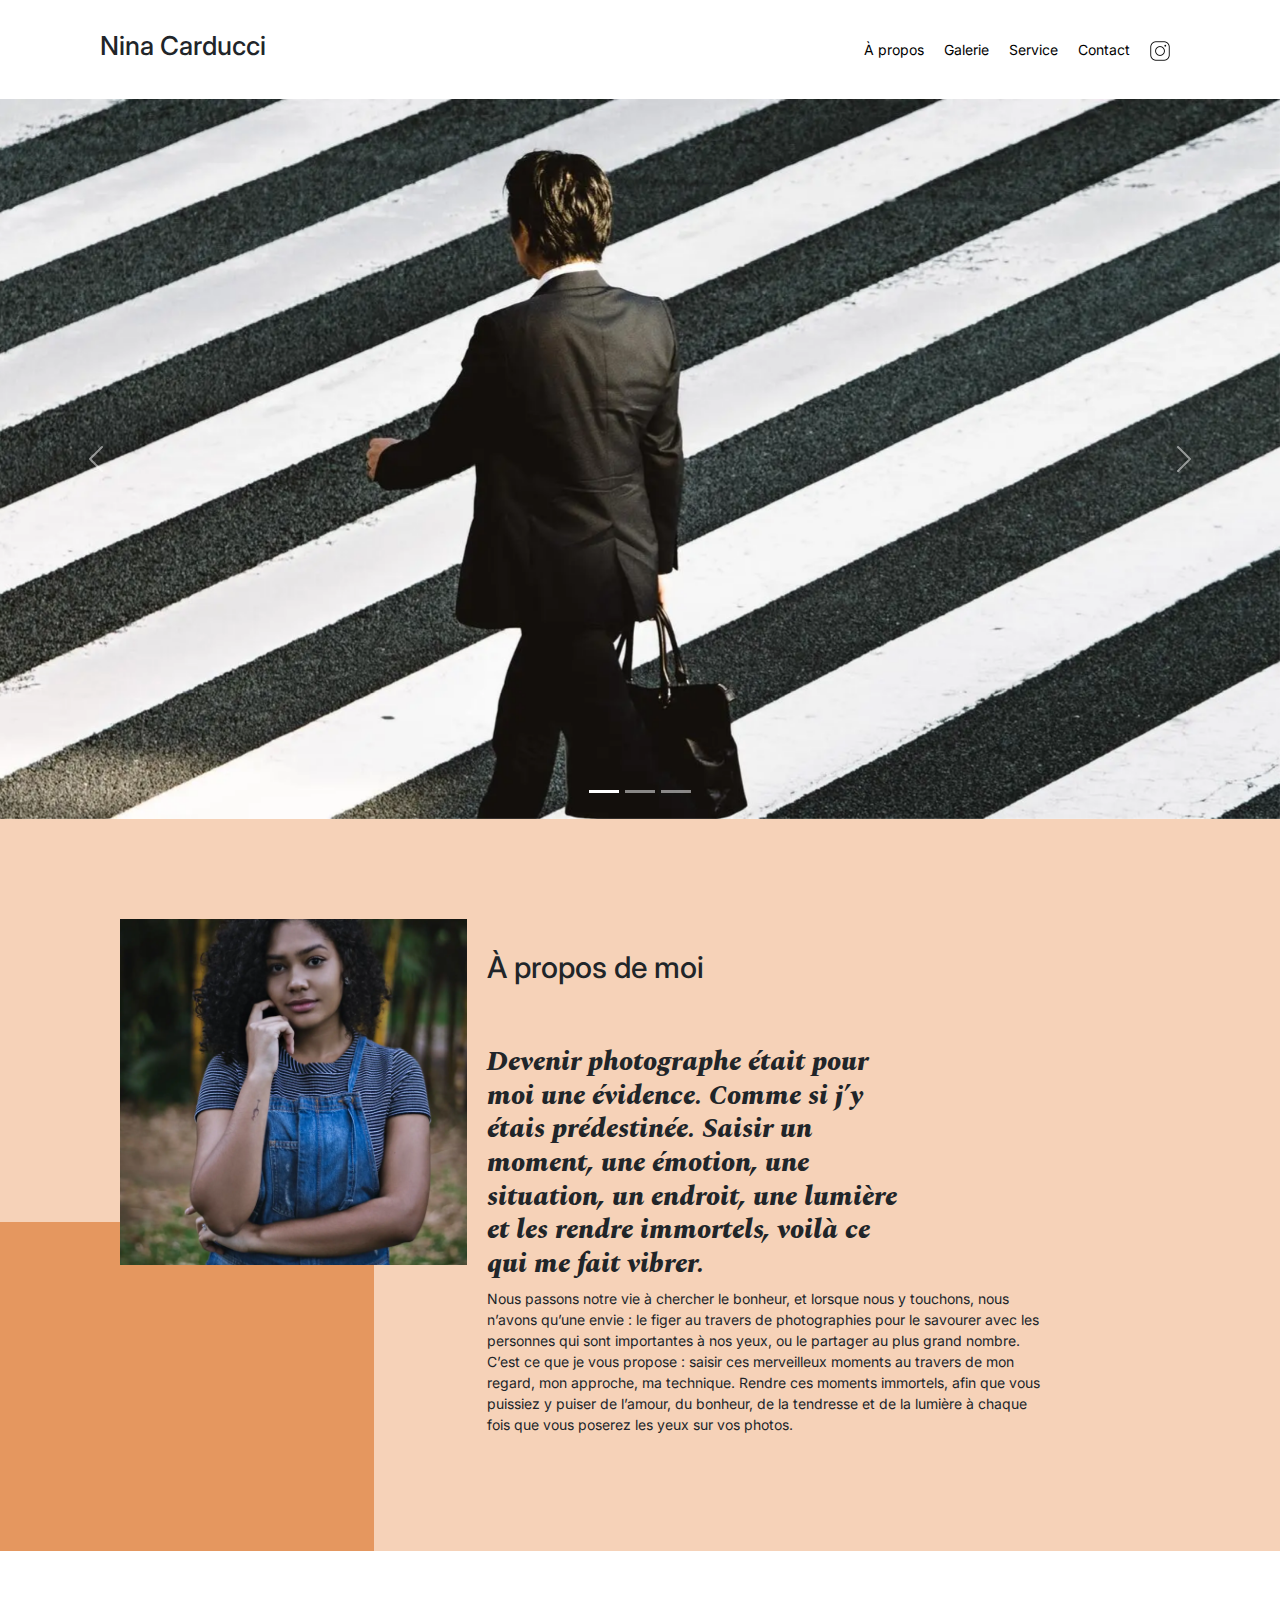
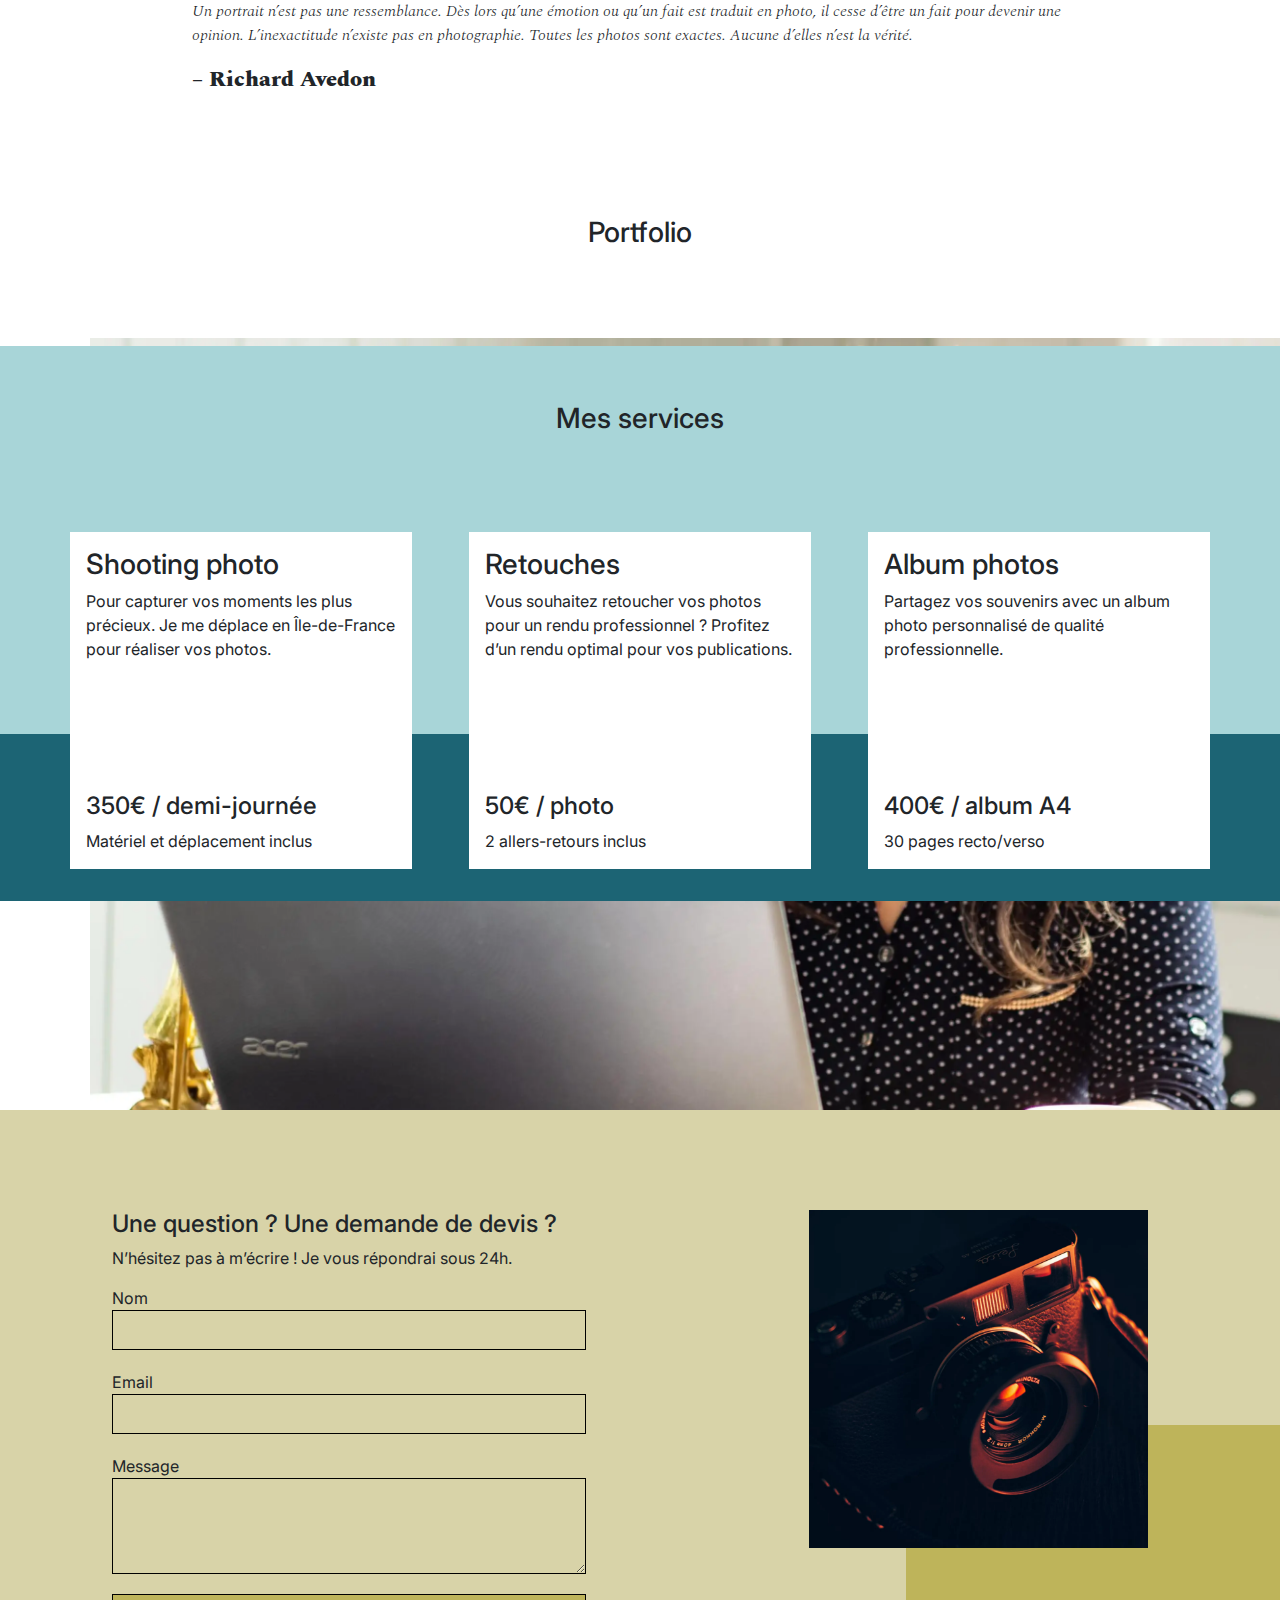
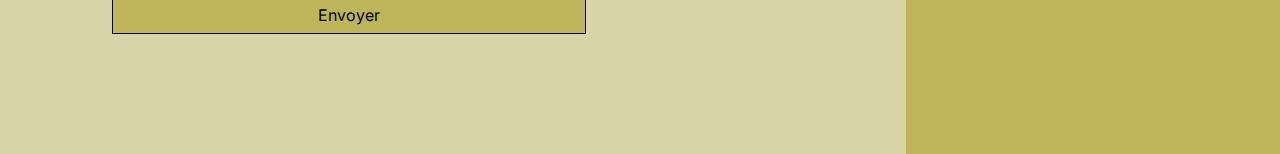
<file: index.html>
<!DOCTYPE html>
<html lang="fr">
<head>
  <meta charset="UTF-8" />
  <meta name="viewport" content="width=device-width, initial-scale=1.0" />
  <meta name="description" content="Photographe professionnelle en Île‑de‑France, spécialisée en portrait, mariage et événementiel." />
  <title>Nina Carducci - Photographe</title>

  <link rel="stylesheet" href="./assets/bootstrap/bootstrap.css" media="print" onload="this.media='all'"/>
  <link rel="stylesheet" href="./assets/style.min.css" />
  <link rel="preconnect" href="https://fonts.googleapis.com" />
  <link rel="preconnect" href="https://fonts.gstatic.com" crossorigin />
  <link href="https://fonts.googleapis.com/css2?family=Inter&family=Spectral:ital,wght@0,300;0,400;1,300;1,800&display=swap" rel="stylesheet" />
  <meta property="og:title" content="Nina Carducci - Photographe en Île-de-France" />
  <meta property="og:description" content="Photographe professionnelle en portrait, mariage et événementiel en Île-de-France." />
  <meta property="og:image" content="URL_VERS_UNE_IMAGE_PARTAGEABLE.jpg" />
  <meta property="og:type" content="website" />
  <meta name="robots" content="index, follow" />
  <link rel="preload" as="image" href="./assets/images/slider/ryoji-iwata-wUZjnOv7t0g-unsplash.webp">
  <link rel="preload" as="image" href="./assets/optimised-images/nicholas-green-nPz8akkUmDI-unspl.webp">
  <link rel="preload" as="image" href="./assets/optimised-images/edward-cisneros-3_h6-1NPDGw-unsp (1).webp">
</head>

<body>
  <header class="top-header">
    <h1 class="name">Nina Carducci</h1>
    <nav class="nav">
      <ul>
        <li><a href="#about">À propos</a></li>
        <li><a href="#gallery">Galerie</a></li>
        <li><a href="#services">Service</a></li>
        <li><a href="#contact">Contact</a></li>
        <li>
          <a class="social-link" href="https://www.instagram.com/ninacarducci.photo/?hl=fr" target="_blank" aria-label="Profil Instagram de Nina Carducci">
            <img src="assets/images/instagram.png" alt="Logo Instagram" />
          </a>
        </li>
      </ul>
    </nav>
  </header>

  <div class="carousel-container">
    <div id="carouselExampleIndicators" class="carousel slide" data-bs-ride="carousel">
      <div class="carousel-indicators">
        <button type="button" data-bs-target="#carouselExampleIndicators" data-bs-slide-to="0" class="active" aria-current="true" aria-label="Slide 1"></button>
        <button type="button" data-bs-target="#carouselExampleIndicators" data-bs-slide-to="1" aria-label="Slide 2"></button>
        <button type="button" data-bs-target="#carouselExampleIndicators" data-bs-slide-to="2" aria-label="Slide 3"></button>
      </div>
      <div class="carousel-inner">
        <div class="carousel-item active">
			<img src="./assets/images/slider/ryoji-iwata-wUZjnOv7t0g-unsplash.webp"
			class="d-block w-100"
			alt="Homme en costume"
			width="1920"
			height="1080" />
        </div>
        <div class="carousel-item">
			<img src="./assets/optimised-images/nicholas-green-nPz8akkUmDI-unspl.webp"
			class="d-block w-100"
			alt="Fan à un concert"
			width="1920"
			height="1080" />
	   
        </div>
        <div class="carousel-item">
			<img src="./assets/optimised-images/edward-cisneros-3_h6-1NPDGw-unsp (1).webp"
			class="d-block w-100"
			alt="Deux mariés qui s'embrassent"
			width="1920"
			height="1080" />
        </div>
      </div>
      <button class="carousel-control-prev" type="button" data-bs-target="#carouselExampleIndicators" data-bs-slide="prev">
        <span class="carousel-control-prev-icon" aria-hidden="true"></span>
        <span class="visually-hidden">Précédent</span>
      </button>
      <button class="carousel-control-next" type="button" data-bs-target="#carouselExampleIndicators" data-bs-slide="next">
        <span class="carousel-control-next-icon" aria-hidden="true"></span>
        <span class="visually-hidden">Suivant</span>
      </button>
    </div>
  </div>

  <main>
    <section id="about">
      <div class="picture left">
        <img src="./assets/optimised-images/nina.webp" alt="Photo de Nina Carducci" loading="lazy" />
      </div>
      <div id="about-me">
        <h2 class="about-me__title">À propos de moi</h2>
        <h3 class="about-me__introduction">
          Devenir photographe était pour moi une évidence. Comme si j’y étais prédestinée. Saisir un moment, une émotion, une situation, un endroit, une lumière et les rendre immortels, voilà ce qui me fait vibrer.
        </h3>
        <p>
          Nous passons notre vie à chercher le bonheur, et lorsque nous y touchons, nous n’avons qu’une envie : le figer au travers de photographies pour le savourer avec les personnes qui sont importantes à nos yeux, ou le partager au plus grand nombre.
          C’est ce que je vous propose : saisir ces merveilleux moments au travers de mon regard, mon approche, ma technique. Rendre ces moments immortels, afin que vous puissiez y puiser de l’amour, du bonheur, de la tendresse et de la lumière à chaque fois que vous poserez les yeux sur vos photos.
        </p>
      </div>
    </section>

    <section class="quote">
      <figure>
        <blockquote>
          <p class="quote__text">Un portrait n’est pas une ressemblance. Dès lors qu’une émotion ou qu’un fait est traduit en photo, il cesse d’être un fait pour devenir une opinion. L’inexactitude n’existe pas en photographie. Toutes les photos sont exactes. Aucune d’elles n’est la vérité.</p>
        </blockquote>
        <figcaption class="quote__author">– Richard Avedon</figcaption>
      </figure>
    </section>

    <section id="gallery">
      <h3 class="title">Portfolio</h3>
      <div class="container py-3">
        <div class="gallery">
          <!-- Répétition optimisée -->
          <img data-gallery-tag="Concert" alt="Concert de nuit avec des éclairages rouges" class="gallery-item" src="./assets/optimised-images/aaron-paul-wnX-fXzB6Cw-unsplash.webp" loading="lazy" />
          <img data-gallery-tag="Entreprises" alt="Homme charismatique en costume" class="gallery-item" src="./assets/optimised-images/ali-morshedlou-WMD64tMfc4k-unspl.webp" loading="lazy" />
          <img data-gallery-tag="Entreprises" alt="Femme souriante" class="gallery-item" src="./assets/optimised-images/jason-goodman-tHO1_OuKbg0-unspla.webp" loading="lazy" />
          <img data-gallery-tag="Mariages" alt="Mains tendues" class="gallery-item" src="./assets/optimised-images/hannah-busing-RvF2R_qMpRk-unspla.webp" loading="lazy" />
          <img data-gallery-tag="Portrait" alt="Homme face au soleil" class="gallery-item" src="./assets/optimised-images/ade-tunji-rVkhWWZFAtQ-unsplash.webp" loading="lazy" />
          <img data-gallery-tag="Mariages" alt="Jeune couple en tenue de mariage" class="gallery-item" src="./assets/optimised-images/jakob-owens-SiniLJkXhMc-unsplash.webp" loading="lazy" />
          <img data-gallery-tag="Portrait" alt="Jeune femme regardant la caméra" class="gallery-item" src="./assets/optimised-images/nino-van-prattenburg--443cl1uR_8.webp" loading="lazy" />
          <img data-gallery-tag="Concert" alt="Chanteur avec lumières explosives" class="gallery-item" src="./assets/optimised-images/austin-neill-hgO1wFPXl3I-unsplas.webp" loading="lazy" />
          <img data-gallery-tag="Entreprises" alt="Femme devant un ordinateur" class="gallery-item" src="./assets/optimised-images/mateus-campos-felipe-Fsgzm8N0hIY.webp" loading="lazy" />
        </div>
      </div>
    </section>

    <section id="services">
      <h3 class="title">Mes services</h3>
      <div class="container">
        <div class="service">
          <div class="service__description">
            <h3>Shooting photo</h3>
            <p>Pour capturer vos moments les plus précieux. Je me déplace en Île-de-France pour réaliser vos photos.</p>
          </div>
          <div class="service__price">
            <h4>350€ / demi-journée</h4>
            <span>Matériel et déplacement inclus</span>
          </div>
        </div>
        <div class="service">
          <div class="service__description">
            <h3>Retouches</h3>
            <p>Vous souhaitez retoucher vos photos pour un rendu professionnel ? Profitez d’un rendu optimal pour vos publications.</p>
          </div>
          <div class="service__price">
            <h4>50€ / photo</h4>
            <span>2 allers-retours inclus</span>
          </div>
        </div>
        <div class="service">
          <div class="service__description">
            <h3>Album photos</h3>
            <p>Partagez vos souvenirs avec un album photo personnalisé de qualité professionnelle.</p>
          </div>
          <div class="service__price">
            <h4>400€ / album A4</h4>
            <span>30 pages recto/verso</span>
          </div>
        </div>
      </div>
    </section>

    <section class="quote">
      <figure>
        <blockquote>
          <p class="quote__text">De manière inconsciente, je crois, je guette un regard, une expression, des traits ou une nostalgie capable de résumer ou plus exactement de révéler une vie.</p>
        </blockquote>
        <figcaption class="quote__author">– Richard Avedon</figcaption>
      </figure>
    </section>
  </main>

  <footer>
    <section id="contact">
      <div class="container">
        <div class="form-container">
          <h4>Une question ? Une demande de devis ?</h4>
          <p>N’hésitez pas à m’écrire ! Je vous répondrai sous 24h.</p>
          <form action="#" method="post">
            <label for="nom">Nom</label>
            <input type="text" name="nom" id="nom" required />

            <label for="email">Email</label>
            <input type="email" name="email" id="email" required />

            <label for="message">Message</label>
            <textarea name="message" id="message" cols="30" rows="10" required></textarea>

            <input type="submit" value="Envoyer" />
          </form>
        </div>
        <div class="picture right">
          <img src="./assets/optimised-images/camera.webp" alt="Appareil photo" />
        </div>
      </div>
    </section>
  </footer>

  <script src="./assets/bootstrap/bootstrap.bundle.js" defer></script>
  <script src="./assets/maugallery.js" defer></script>
  <script src="./assets/scripts.js" defer></script>
  <script type="application/ld+json"></script>
  <script type="application/ld+json">
{
  "@context": "https://schema.org",
  "@type": "Article",
  "headline": "Nina Carducci - Photographe professionnelle en Île-de-France",
  "description": "Photographe spécialisée en portrait, mariage et événementiel en Île-de-France. Capturer l'émotion et les moments précieux à travers l'objectif.",
  "image": [
    "https://example.com/assets/images/nina.webp"
  ],
  "datePublished": "2024-05-14",
  "dateModified": "2024-05-14",
  "author": {
    "@type": "Person",
    "name": "Nina Carducci",
    "url": "https://www.ninacarducci.com",
    "image": "https://example.com/assets/images/nina.webp",
    "sameAs": [
      "https://www.instagram.com/ninacarducci.photo/?hl=fr",
      "https://www.facebook.com/ninacarducci"
    ]
  },
  "publisher": {
    "@type": "Organization",
    "name": "Nina Carducci Photography",
    "logo": "https://example.com/assets/images/logo.png"
  },
  "mainEntityOfPage": "https://www.ninacarducci.com"
}
</script>

</script>
</body>
</html>
</file>
<file: assets/style.min.css>
.nav a,.nav-pills .nav-link,.visually-hidden{color:#000}.about-me__introduction,.quote,.quote__text{font-style:italic;font-family:Spectral}.quote,.quote__author,.quote__text{font-family:Spectral}.service,.top-header{background-color:#fff;display:flex}#about,#contact{padding-inline:100px;padding-block:100px}.picture.left::before,.picture.right::before{content:' ';width:374px;height:329px;bottom:0;z-index:-1}#about,#contact .container,.mg-next,.mg-prev,.nav ul,.service,.top-header,form{display:flex}body{max-width:1920px;margin:auto}*{font-family:Inter;font-style:normal}.top-header{position:sticky;top:0;z-index:1000;justify-content:space-between;padding-inline:100px;padding-block:30px;align-items:center}#about,#contact,#services,.carousel-item,.item-column{position:relative}.top-header .name{font-size:26px}.nav ul{list-style-type:none;font-size:14px;margin-bottom:0}.nav li{padding-inline:10px}.nav a{text-decoration:none}.social-link img{width:20px}#about{background-color:#f6d2b8}.carousel-item{min-height:600px;transition:none!important}.carousel-item img{width:100%;height:auto;aspect-ratio:16/9;display:block;object-fit:cover}.picture.left::before{background-color:#e5975f;position:absolute;left:0}.picture{flex:1;margin:0 20px;z-index:0}.picture img{width:100%}#about-me,.form-container{flex:2}.about-me__title{margin-top:1em;margin-bottom:60px;font-size:30px}.about-me__introduction{font-weight:800;width:60%}#about-me p{width:80%;font-size:14px}.carousel-container{aspect-ratio:16/9;width:100%;overflow:hidden}.nav-item{cursor:pointer}.title{text-align:center;padding-block:2em}.gallery .nav{justify-content:center}.nav-pills .nav-link.active,.nav-pills .show>.nav-link{color:#fff;background-color:#beb45a;border-radius:0}.item-column{margin-bottom:0!important;padding:0}.item-column::after{content:"";display:block;padding-bottom:100%}.gallery-item{position:absolute;width:100%;height:100%;object-fit:cover;padding:.5em}.mg-next,.mg-prev{width:30px;height:30px;border-radius:00%;justify-content:center;align-items:center;font-size:24px}form input,form textarea{width:100%;background-color:transparent;border:1px solid;margin-bottom:20px}.quote{width:70%;margin:auto;padding-block:3em}.quote__text{font-weight:300}.quote__author{font-weight:800;font-size:22px}#services{margin:auto;background-color:#a8d5d8}#services .container::before{content:' ';background-color:#1c6474;position:absolute;width:100%;height:30%;bottom:0;left:0;z-index:0}#services .container{justify-content:space-between;display:flex;padding:2em 0}.service{max-width:390px;width:30%;height:337px;padding:1em;flex-direction:column;justify-content:space-between;z-index:1}#contact{margin:auto;background-color:#d8d3a8}.picture.right::before{background-color:#beb45a;position:absolute;right:0}form{flex-direction:column;width:70%;align-items:flex-start}form input{height:2.5em}form textarea{height:5em;line-height:2.5em;font-size:1.2em}input[type=submit]{background-color:#beb45a;padding:.5em 1em}@media all and (max-width:1180px){.picture{flex:2}#about,#contact .container{align-items:center}.about-me__title{margin-top:0;margin-bottom:1em}#about-me h6,#about-me p{width:100%}}@media all and (max-width:1000px){.picture.left::before,.picture.right::before{height:30%;position:absolute;z-index:-1;width:100%}#about,#contact .container,#services .container{flex-direction:column}.picture{width:50%}.picture.left::before{bottom:auto;top:0;left:0}.about-me__title{text-align:center;margin-top:1em}.service{width:100%;max-width:100%;height:auto;margin:2em 0}.service__description{margin-bottom:1em}#services .container::before{width:30%;height:100%;bottom:0;right:0;left:auto;z-index:0}#contact .picture.right{margin-top:1em}.picture.right::before{bottom:0;right:0}}@media all and (max-width:650px){.top-header{flex-direction:column;padding-inline:0}.top-header .nav,.top-header .nav ul{width:100%;padding:0}.top-header .nav li{flex:1;padding-block:1em;text-align:center}.picture.left::before,.picture.right::before{height:150px}#services .container{align-items:center}.service{max-width:90%}#about,#contact{padding-inline:2em;padding-block:2em}form{width:100%}.picture{width:80%}}
</file>
